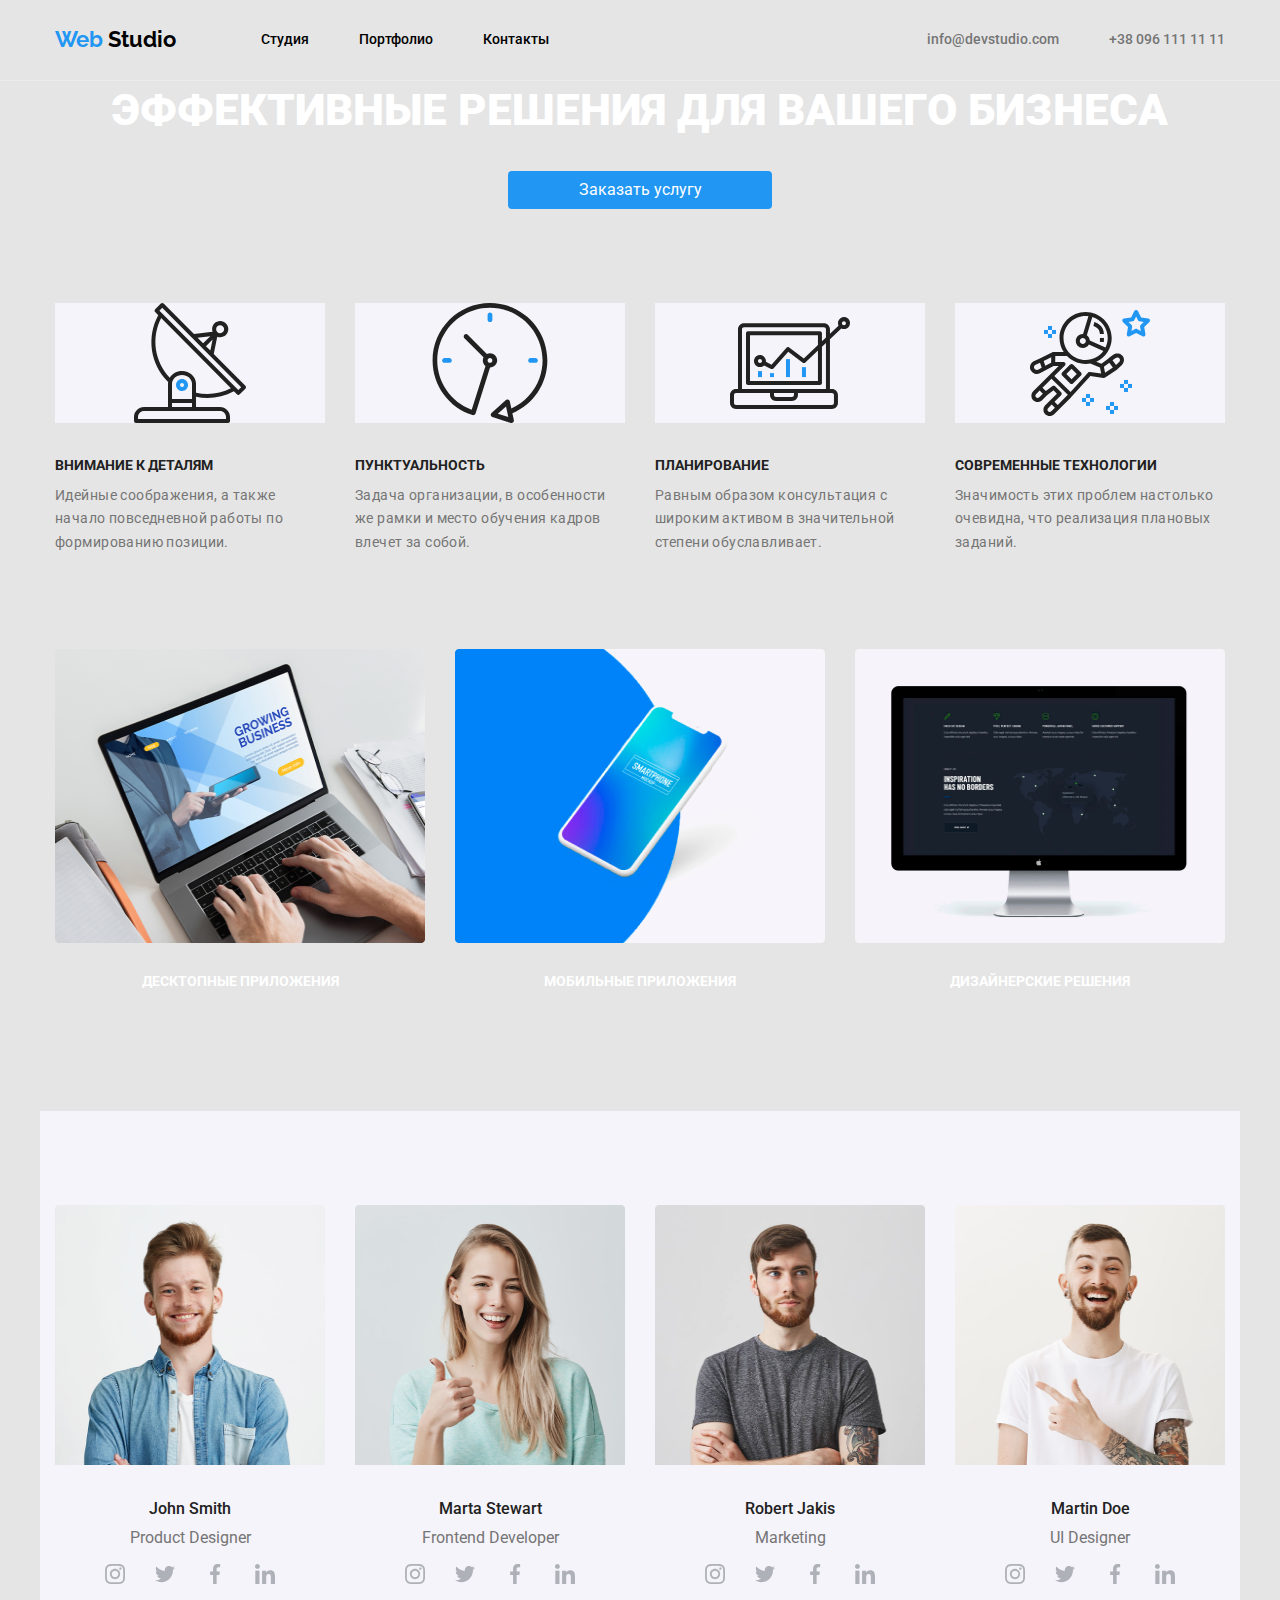
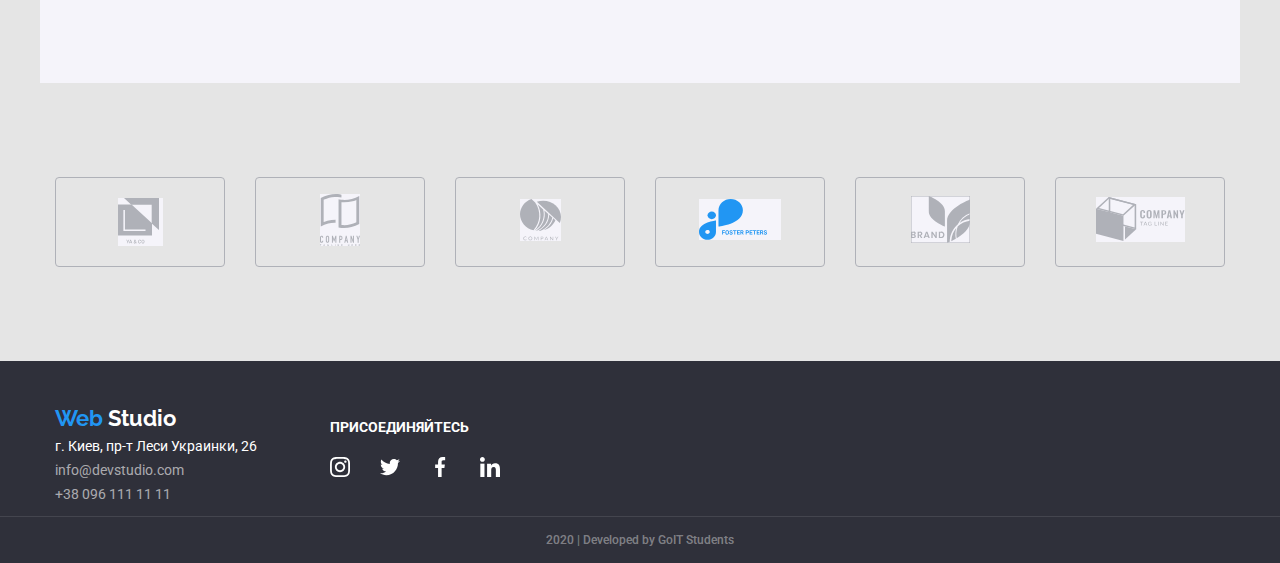
<file: index.html>
<!DOCTYPE html>
<html lang="ru">
  <head>
    <meta charset="UTF-8" />
    <meta name="viewport" content="width=device-width, initial-scale=1.0" />
    <title>Студия</title>
    <link
      href="https://fonts.googleapis.com/css2?family=Raleway:wght@700&family=Roboto:wght@400;500;700&display=swap"
      rel="stylesheet"
    />
    <link rel="stylesheet" href="https://cdnjs.cloudflare.com/ajax/libs/modern-normalize/0.6.0/modern-normalize.min.css">
    <link rel="stylesheet" href="./css/styles.css" />
  </head>
  <body>
    <!--шапка-->
    <header class="page-header">
      <div class="container main-nav">
        <nav class="site-nav">
          <a href="./index.html" class="logo header"
            ><span class="logo-head">Web</span> <span>Studio</span></a
          >
          <ul class="site-nav list">
            <li class="nav-item">
              <a href="" class="link current" class="Weblink">Студия</a>
            </li>
            <li class="nav-item">
              <a href="./portfolio.html" class="link">Портфолио</a>
            </li>
            <li class="nav-item"><a href="" class="link">Контакты</a></li>
          </ul>
        </nav>
        <div class="contact-nav list">
          <a href="mailto:info@devstudio.com" class="contacts"
            >info@devstudio.com</a
          >
          <a href="tel:380961111111" class="contacts">+38 096 111 11 11</a>
        </div>
      </div>
    </header>

    <!--блок герой-->
    <div>
      <section class="hero">
        <h1 class="hero-title">эффективные решения для вашего бизнеса</h1>
        <a href="" class="button-order">Заказать услугу</a>
      </section>
    </div>

    <!--переваги-->
    <section class="features container">
      <h2 class="feature-title">преимущества</h2>
      
      <ul class="features-list">
        <li class="features-block">
          <img class="title-picture" src="./images/icons/antena.svg" alt="антена" width="278" height="120" />
          <h3 class="features-title">Внимание к деталям</h3>
          <p class="features-text">
            Идейные соображения, а также начало повседневной работы по
            формированию позиции.
          </p>
        </li>
        <li class="features-block">
          <img class="title-picture" src="./images/icons/clock 1.svg" alt="годинник" width="278" height="120" />
          <h3 class="features-title">Пунктуальность</h3>
          <p class="features-text">
            Задача организации, в особенности же рамки и место обучения кадров
            влечет за собой.
          </p>
        </li>
        <li class="features-block">
          <img class="title-picture" src="./images/icons/diagram 1.svg" alt="діаграма" width="278" height="120" />
          <h3 class="features-title">Планирование</h3>
          <p class="features-text">
            Равным образом консультация с широким активом в значительной
            степени обуславливает.
          </p>
        </li>
        <li class="features-block">
          <img class="title-picture" src="./images/icons/astronaut 1.svg" alt="астронафт" width="278" height="120" />
          <h3 class="features-title">Современные технологии</h3>
          <p class="features-text">
            Значимость этих проблем настолько очевидна, что реализация
            плановых заданий.
          </p>
        </li>
      </ul>
    </section>

    <!--чим займається-->
    <section class="work container">
      <h2 class="section-title">Чем мы занимаемся</h2>
      
      <ul class="list">
        <li class="work-item">
          <img class="work-picture" src="./images/work/laptop.png" alt="фото комп'ютера" width="380" height="294" />
          <h3 class="work-title">Десктопные приложения</h3>
        </li>
        <li class="work-item">
          <img class="work-picture" src="./images/work/box.png" alt="телефон на фоні" width="380" height="294" />
          <h3 class="work-title">Мобильные приложения</h3>
        </li>
        <li class="work-item">
          <img class="work-picture" src="./images/work/monitor.png" alt="комп'ютер з країнами світу" width="380"
            height="294" />
          <h3 class="work-title">Дизайнерские решения</h3>
        </li>
      </ul>
    </section>

    <!--команда-->
    <section class="team-section container">
      <h2 class="section-title">Наша команда</h2>
      
      <ul class="team-list">
        <li class="person">
          <img class="team-picture" src="./images/photo/john.png" alt="фото Джон" width="278" height="260" />
          <h3 class="team-title">John Smith</h3>
          <p class="team-text">Product Designer</p>
          <ul class="social-list">
            <li class="social-item">
              <a href="" class="title-picture"><img class="team-icons" src="./images/sm/instagram 2.svg"
                 alt="інстаграм" /></a>
            </li>
            <li class="social-item">
              <a href="" class="title-picture"><img class="team-icons" src="./images/sm/twitter 1.svg" alt="твіттер" /></a>
            </li>
            <li class="social-item">
              <a href="" class="title-picture"><img class="team-icons" src="./images/sm/facebook 1.svg" alt="фейсбук" /></a>
            </li>
            <li class="social-item">
              <a href="" class="title-picture"><img class="team-icons" src="./images/sm/linkedin 1.svg" alt="лінкедін" /></a>
            </li>
          </ul>
        </li>
        <li class="person">
          <img class="team-picture" src="./images/photo/marta.png" alt="фото Марта" width="278" height="260" />
          <h3 class="team-title">Marta Stewart</h3>
          <p class="team-text">Frontend Developer</p>
          <ul class="social-list">
            <li class="social-item">
              <a href="" class="title-picture"><img class="team-icons" src="./images/sm/instagram 2.svg"
                  alt="інстаграм" /></a>
            </li>
            <li class="social-item">
              <a href="" class="title-picture"><img class="team-icons" src="./images/sm/twitter 1.svg" alt="твіттер" /></a>
            </li>
            <li class="social-item">
              <a href="" class="title-picture"><img class="team-icons" src="./images/sm/facebook 1.svg" alt="фейсбук" /></a>
            </li>
            <li class="social-item">
              <a href="" class="title-picture"><img class="team-icons" src="./images/sm/linkedin 1.svg" alt="лінкедін" /></a>
            </li>
          </ul>
        </li>
        <li class="person">
          <img class="team-picture" src="./images/photo/robert.png" alt="фото Роберт" width="278" height="260" />
          <h3 class="team-title">Robert Jakis</h3>
          <p class="team-text">Marketing</p>
          <ul class="social-list">
            <li class="social-item">
              <a href="" class="title-picture"><img class="team-icons" src="./images/sm/instagram 2.svg" alt="інстаграм" />
              </a>
            </li>
            <li class="social-item">
              <a href="" class="title-picture"><img class="team-icons" src="./images/sm/twitter 1.svg" alt="твіттер" /></a>
            </li>
            <li class="social-item">
              <a href="" class="title-picture"><img class="team-icons" src="./images/sm/facebook 1.svg" alt="фейсбук" /></a>
            </li>
            <li class="social-item">
              <a href="" class="title-picture"><img class="team-icons" src="./images/sm/linkedin 1.svg" alt="лінкедін" /></a>
            </li>
          </ul>
        </li>
        <li class="person">
          <img class="team-picture" src="./images/photo/martin.png" alt="фото Мартін" width="278" height="260" />
          <h3 class="team-title">Martin Doe</h3>
          <p class="team-text">UI Designer</p>
          <ul class="social-list">
            <li class="social-item">
              <a href="" class="title-picture"><img class="team-icons" src="./images/sm/instagram 2.svg"
                  alt="інстаграм" /></a>
            </li>
            <li class="social-item">
              <a href="" class="title-picture"><img class="team-icons" src="./images/sm/twitter 1.svg" alt="твіттер" /></a>
            </li>
            <li class="social-item">
              <a href="" class="title-picture"><img class="team-icons" src="./images/sm/facebook 1.svg" alt="фейсбук" /></a>
            </li>
            <li class="social-item">
              <a href="" class="title-picture"><img class="team-icons" src="./images/sm/linkedin 1.svg" alt="лінкедін" /></a>
            </li>
          </ul>
        </li>
      </ul>
    </section>

    <!--постійні-->
    <section class="customers-section container">
      <h2 class="section-title">Постоянные клиенты</h2>
      <ul class="customers-list">
        <li class="customers-logo">
          <img class="company-logo" src="./images/partners/logo 1.svg" alt="" /></a>
        </li>
        <li class="customers-logo">
          <a href=""><img class="company-logo" src="./images/partners/logo 2.svg" alt="" /></a>
        </li>
        <li class="customers-logo">
          <a href=""><img class="company-logo" src="./images/partners/logo 3.svg" alt="" /></a>
        </li>
        <li class="customers-logo">
          <a href=""><img class="company-logo" src="./images/partners/logo 4.svg" alt="" /></a>
        </li>
        <li class="customers-logo">
          <a href=""><img class="company-logo" src="./images/partners/logo 5.svg" alt="" /></a>
        </li>
        <li class="customers-logo">
          <a href=""><img class="company-logo" src="./images/partners/logo 6.svg" alt="" /></a>
        </li>
      </ul>
    </section>

    <!--підвал-->
    <footer class="footer">
      <div class="footer-wrapper container">
        <div class="contacts-footer">
          <a href="./index.html" class="logo footer"><span class="logo-web">Web</span>
            <span class="logo-studio">Studio</span></a>
          <address class="adress-list">
            г. Киев, пр-т Леси Украинки, 26 <br />
            <a href="mailto:info@devstudio.com" class="contacts-footer">info@devstudio.com</a><br />
            <a href="tel:380961111111" class="contacts-footer">+38 096 111 11 11</a>
          </address>
        </div>
    
        <div class="footer-social">
          <p class="adress-text">присоединяйтесь</p>
          <ul class="footer-link">
            <li class="footer-item">
              <a href="" class="footer-picture"><img class="footer-icons" src="./images/footer-icons/instagram 2.svg"
                  alt="інстаграм" /></a>
            </li>
            <li class="footer-item">
              <a href="" class="footer-picture"><img class="footer-icons" src="./images/footer-icons/twitter 1.svg"
                  alt="твіттер" /></a>
            </li>
            <li class="footer-item">
              <a href="" class="footer-picture"><img class="footer-icons" src="./images/footer-icons/facebook 1.svg"
                  alt="фейсбук" /></a>
            </li>
            <li class="footer-item">
              <a href="" class="footer-picture"><img class="footer-icons" src="./images/footer-icons/linkedin 1.svg"
                  alt="лінкедін" /></a>
            </li>
          </ul>
        </div>
      </div>
      <p class="copyright">2020 | Developed by GoIT Students</p>
    </footer>
  </body>
</html>
</file>
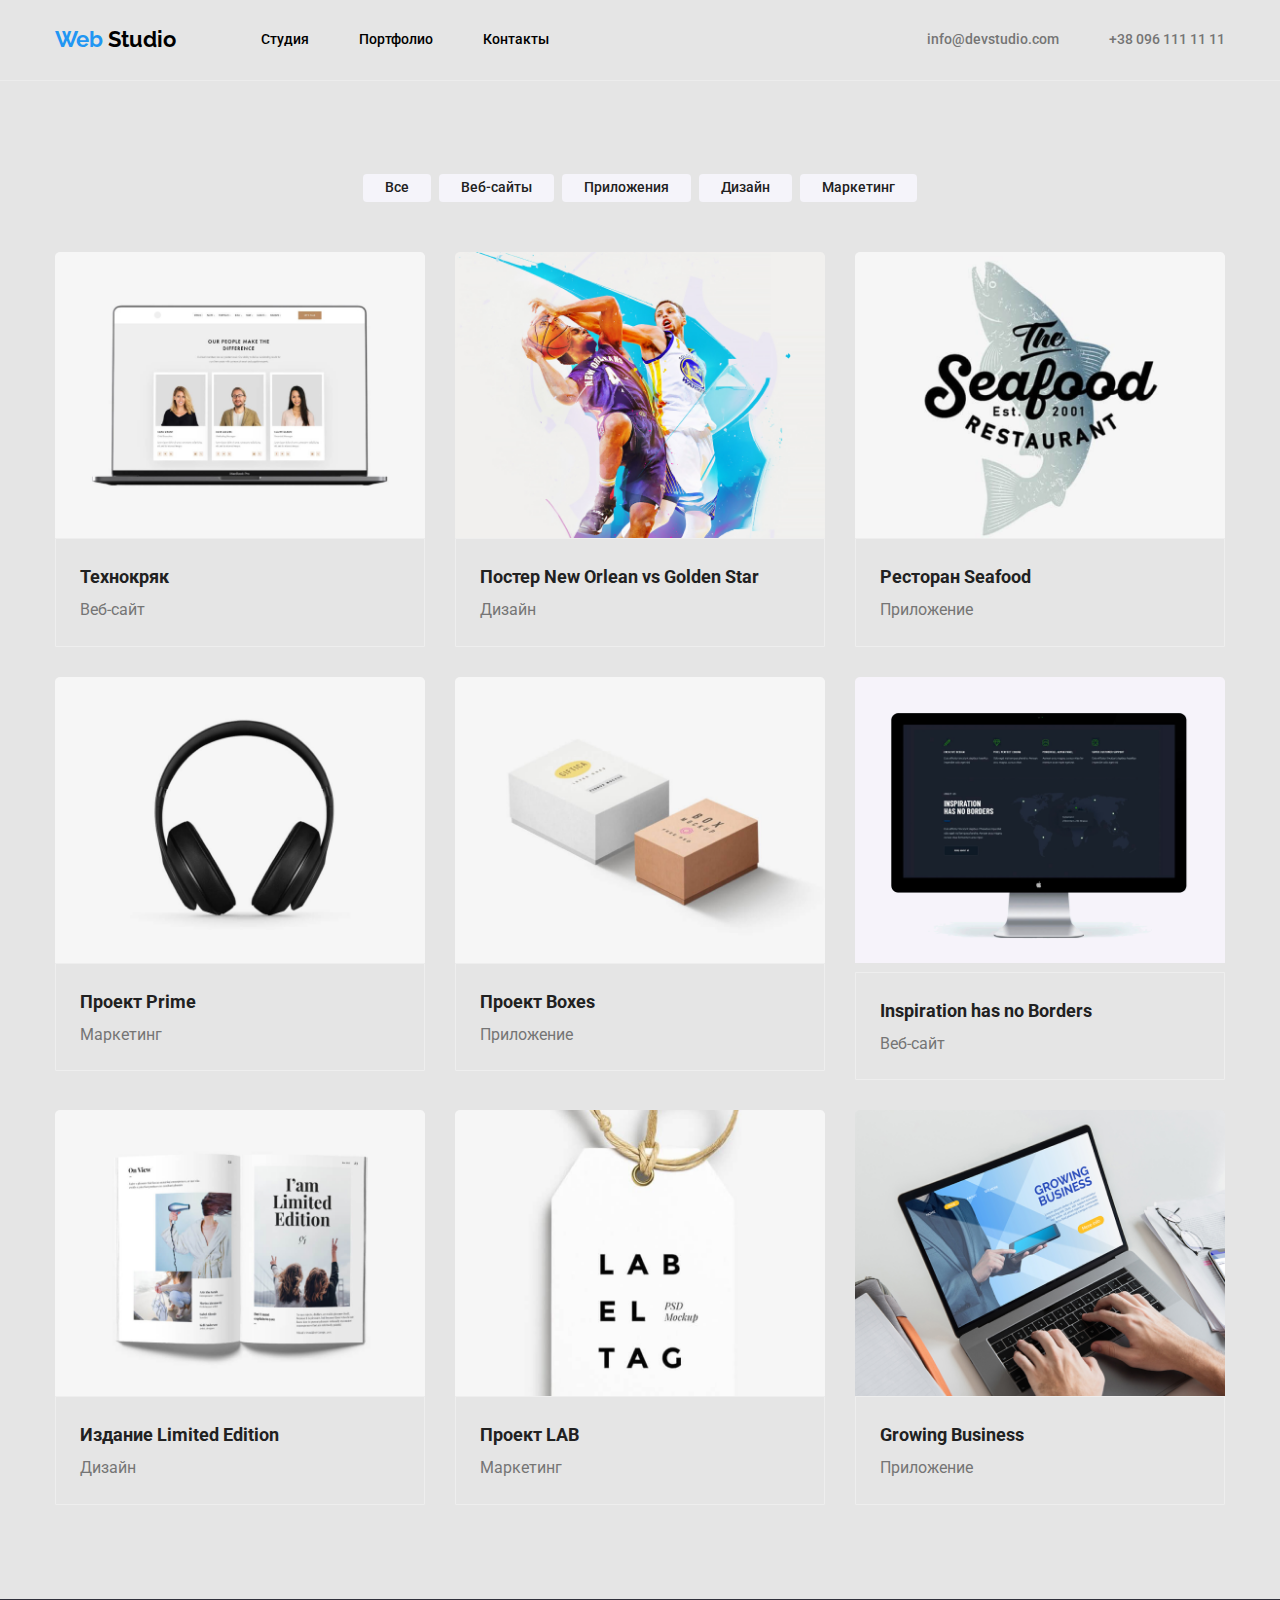
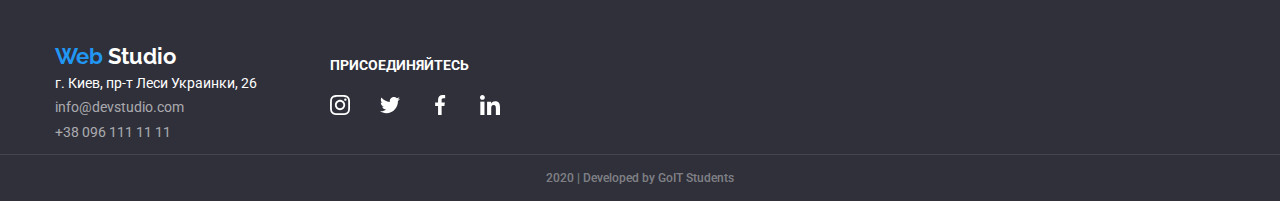
<file: portfolio.html>
<!DOCTYPE html>
<html lang="ru">
  <head>
    <meta charset="UTF-8" />
    <meta name="viewport" content="width=device-width, initial-scale=1.0" />
    <title>Портфолио</title>
    <link
      href="https://fonts.googleapis.com/css2?family=Raleway:wght@700&family=Roboto:wght@400;500;700&display=swap"
      rel="stylesheet"
    />
    <link
      rel="stylesheet"
      href="https://cdnjs.cloudflare.com/ajax/libs/modern-normalize/0.6.0/modern-normalize.min.css"
    />
    <link rel="stylesheet" href="./css/styles.css" />
  </head>
  <body>
    <!--шапка-->
    <header class="page-header">
      <div class="container main-nav">
        <nav class="site-nav">
          <a href="./index.html" class="logo header"
            ><span class="logo-head">Web</span> <span>Studio</span></a
          >
          <ul class="site-nav list">
            <li class="nav-item">
              <a href="./index.html" class="link">Студия</a>
            </li>
            <li class="nav-item">
              <a href="./portfolio.html" class="link current">Портфолио</a>
            </li>
            <li class="nav-item"><a href="" class="link">Контакты</a></li>
          </ul>
        </nav>
        <div class="contact-nav list">
          <a href="mailto:info@devstudio.com" class="contacts"
            >info@devstudio.com</a
          >
          <a href="tel:380961111111" class="contacts">+38 096 111 11 11</a>
        </div>
      </div>
    </header>
    <!--перелік послуг-->
    <section class="filter container">
      <h2 class="filter-title">перечень</h2>
      <ul class="filter-list">
        <li class="filter-item">
          <button type="button" class="filter-button">Все</button>
        </li>
        <li class="filter-item">
          <button type="button" class="filter-button">Веб-сайты</button>
        </li>
        <li class="filter-item">
          <button type="button" class="filter-button">Приложения</button>
        </li>
        <li class="filter-item">
          <button type="button" class="filter-button">Дизайн</button>
        </li>
        <li class="filter-item">
          <button type="button" class="filter-button">Маркетинг</button>
        </li>
      </ul>
    </section>

    <section class="projects container">
      <h2 class="section-title">Проекти</h2>
      <ul class="projects-list">
        <li class="project-element">
          <a href="" class="projects-link">
            <img
              class="card-image"
              src="./images/examples/tehno.png"
              width="370"
            />
            <div class="card-content">
              <h3 class="projects-title">Технокряк</h3>
              <!--<p class="projects-description">
            Технокряк это современная площадка распространения коронавируса.
            Компании используют эту платформу для цифрового шпионажа и атак на
            защищённые сервера конкурентов.
           </p>-->
              <p class="projects-text">Веб-сайт</p>
            </div>
          </a>
        </li>
        <li class="project-element">
          <img
            class="card-image"
            src="./images/examples/poster.png"
            width="370"
          />
          <div class="card-content">
            <h3 class="projects-title">Постер New Orlean vs Golden Star</h3>
            <!--<p class="projects-description">
            Технокряк это современная площадка распространения коронавируса.
            Компании используют эту платформу для цифрового шпионажа и атак на
            защищённые сервера конкурентов.
           </p>-->
            <p class="projects-text">Дизайн</p>
          </div>
        </li>
        <li class="project-element">
          <img
            class="card-image"
            src="./images/examples/seafood.png"
            width="370"
          />
          <div class="card-content">
            <h3 class="projects-title">Ресторан Seafood</h3>
            <!--<p class="projects-description">
            Технокряк это современная площадка распространения коронавируса.
            Компании используют эту платформу для цифрового шпионажа и атак на
            защищённые сервера конкурентов.
           </p>-->
            <p class="projects-text">Приложение</p>
          </div>
        </li>
        <li class="project-element">
          <img
            class="card-image"
            src="./images/examples/prime.png"
            width="370"
          />
          <div class="card-content">
            <h3 class="projects-title">Проект Prime</h3>
            <!--<p class="projects-description">
            Технокряк это современная площадка распространения коронавируса.
            Компании используют эту платформу для цифрового шпионажа и атак на
            защищённые сервера конкурентов.
           </p>-->
            <p class="projects-text">Маркетинг</p>
          </div>
        </li>
        <li class="project-element">
          <img
            class="card-image"
            src="./images/examples/boxes.png"
            width="370"
          />
          <div class="card-content">
            <h3 class="projects-title">Проект Boxes</h3>
            <!--<p class="projects-description">
            Технокряк это современная площадка распространения коронавируса.
            Компании используют эту платформу для цифрового шпионажа и атак на
            защищённые сервера конкурентов.
          </p>-->
            <p class="projects-text">Приложение</p>
          </div>
        </li>
        <li class="project-element">
          <img src="./images/examples/inspiration.png" width="370" />
          <div class="card-content">
            <h3 class="projects-title">Inspiration has no Borders</h3>
            <!--<p class="projects-description">
            Технокряк это современная площадка распространения коронавируса.
            Компании используют эту платформу для цифрового шпионажа и атак на
            защищённые сервера конкурентов.
           </p>-->
            <p class="projects-text">Веб-сайт</p>
          </div>
        </li>
        <li class="project-element">
          <img
            class="card-image"
            src="./images/examples/limitededition.png"
            width="370"
          />
          <div class="card-content">
            <h3 class="projects-title">Издание Limited Edition</h3>
            <!--<p class="projects-description">
            Технокряк это современная площадка распространения коронавируса.
            Компании используют эту платформу для цифрового шпионажа и атак на
            защищённые сервера конкурентов.
           </p>-->
            <p class="projects-text">Дизайн</p>
          </div>
        </li>
        <li class="project-element">
          <img class="card-image" src="./images/examples/LAB.png" width="370" />
          <div class="card-content">
            <h3 class="projects-title">Проект LAB</h3>
            <!--<p class="projects-description">
            Технокряк это современная площадка распространения коронавируса.
            Компании используют эту платформу для цифрового шпионажа и атак на
            защищённые сервера конкурентов.
           </p>-->
            <p class="projects-text">Маркетинг</p>
          </div>
        </li>
        <li class="project-element">
          <img
            class="card-image"
            src="./images/examples/growingbusiness.png"
            width="370"
          />
          <div class="card-content">
            <h3 class="projects-title">Growing Business</h3>
            <!--<p class="projects-description">
            Технокряк это современная площадка распространения коронавируса.
            Компании используют эту платформу для цифрового шпионажа и атак на
            защищённые сервера конкурентов.
           </p>-->
            <p class="projects-text">Приложение</p>
          </div>
        </li>
      </ul>
    </section>

    <!--футер-->
    <footer class="footer">
      <div class="footer-wrapper container">
        <div class="contacts-footer">
          <a href="./index.html" class="logo footer"
            ><span class="logo-web">Web</span>
            <span class="logo-studio">Studio</span></a
          >
          <address class="adress-list">
            г. Киев, пр-т Леси Украинки, 26 <br />
            <a href="mailto:info@devstudio.com" class="contacts-footer"
              >info@devstudio.com</a
            ><br />
            <a href="tel:380961111111" class="contacts-footer"
              >+38 096 111 11 11</a
            >
          </address>
        </div>

        <div class="footer-social">
          <p class="adress-text">присоединяйтесь</p>
          <ul class="footer-link">
            <li class="footer-item">
              <a href="" class="footer-picture"
                ><img
                  class="footer-icons"
                  src="./images/footer-icons/instagram 2.svg"
                  alt="інстаграм"
              /></a>
            </li>
            <li class="footer-item">
              <a href="" class="footer-picture"
                ><img
                  class="footer-icons"
                  src="./images/footer-icons/twitter 1.svg"
                  alt="твіттер"
              /></a>
            </li>
            <li class="footer-item">
              <a href="" class="footer-picture"
                ><img
                  class="footer-icons"
                  src="./images/footer-icons/facebook 1.svg"
                  alt="фейсбук"
              /></a>
            </li>
            <li class="footer-item">
              <a href="" class="footer-picture"
                ><img
                  class="footer-icons"
                  src="./images/footer-icons/linkedin 1.svg"
                  alt="лінкедін"
              /></a>
            </li>
          </ul>
        </div>
      </div>
      <p class="copyright">2020 | Developed by GoIT Students</p>
    </footer>
  </body>
</html>
</file>
<file: css/styles.css>
:root {
  --primary-text-color: #757575;
  --title-text-color: #212121;
  --accent-color: #2196f3;
  --footer-color: #ffffff;
}

.html {
  box-sizing: border-box;
}

*,
*::after,
*::before {
  box-sizing: inherit;
}

/*body styles*/

body {
  background-color: #e5e5e5;
  color: var(--primary-text-color);
  font-family: Roboto, sans-serif;
  margin: 0;
}

.img {
  display: block;
  max-width: 100%;
  height: auto;
}

.page-header {
  border-bottom: 1px solid #ececec;
  margin: 0;
}

.main-nav {
  display: flex;
  align-items: center;
  justify-content: space-between;
}

/*container*/
.container {
  margin: 0 auto;
  width: 1170px;
  padding-left: 15px;
  padding-right: 15px;
}

/*logo styles*/

.logo {
  color: #000000;
  font-family: Raleway, sans-serif;
  font-style: normal;
  font-weight: 700;
  font-size: 26px;
  line-height: 1.19;
}

.logo,
header {
  font-size: 26px;
  line-height: 1.19;
  margin-right: 85px;
}

.logo-head {
  color: var(--accent-color);
}

.logo:hover {
  color: var(--accent-color);
}

.list {
  list-style: none;
  margin-top: 0px;
  margin-bottom: 0px;
}

/*site nav*/

.site-nav {
  display: flex;
  align-items: center;
}

.site-nav .nav-item {
  margin-right: 50px;
}

.site-nav .nav-item:last-child {
  margin-right: 0px;
}

.site-nav .link {
  display: block;
  color: #000000;
  font-weight: 500;
  font-size: 14px;
  line-height: 1.14;
}

.link {
  padding-top: 32px;
  padding-bottom: 32px;
}

.site-nav .link:hover,
.site-nav .link:focus {
  color: var(--accent-color);
}

/*contacts*/

.contact-nav {
  display: flex;
  margin-left: auto;
}

.contacts {
  margin-right: 50px;
}

.contact-nav .list {
  color: var(--primary-text-color);
  font-weight: 500;
  font-size: 14px;
  line-height: 1.14;
}

.link .weblink {
  display: block;
}

.contact-nav list:hover,
.contact-nav list:focus {
  color: var(--accent-color);
}

a {
  text-decoration: none;
}

.contacts {
  margin-right: 50px;
  color: var(--primary-text-color);
  font-weight: 500;
  font-size: 14px;
  line-height: 1.14;
}

.contacts:last-child {
  margin: 0;
}

.contacts:focus,
.contacts:hover {
  color: var(--accent-color);
}

/*hero*/

.hero {
  text-align: center;
}

.hero-title {
  margin-top: 0;
  margin-bottom: 30px;
  color: var(--footer-color);
  font-weight: 900;
  font-size: 44px;
  line-height: 1.36;
  text-align: center;
  text-transform: uppercase;
}

.button-order {
  display: inline-block;
  border-radius: 4px;
  border: transparent;
  padding: 10px 32px;
  width: 200px;
  text-align: center;
  background: var(--accent-color);
  color: var(--footer-color);
}

/*section*/

.section-title {
  color: var(--title-text-color);
  font-weight: 700;
  font-size: 36px;
  line-height: 1.16;
  text-align: center;
}

/*feature list*/

.features {
  padding-top: 94px;
  padding-bottom: 94px;
}

.feature-title {
  display: none;
}

.features-list {
  display: flex;
  align-items: center;
  padding-left: 0px;
  margin-top: 0;
  margin-bottom: 0;
}

.features-list {
  list-style: none;
}

.features-block {
  display: block;
  margin-right: 30px;
}

.features-block:last-child {
  margin: 0;
}

.features-title {
  margin: 0px;
  margin-bottom: 10px;
  color: var(--title-text-color);
  font-weight: 700;
  font-size: 14px;
  line-height: 1.14;
  text-transform: uppercase;
}

.features-text {
  margin-top: 0;
  margin-bottom: 0;
  width: 270px;
  font: inherit;
  font-weight: 400;
  font-size: 14px;
  line-height: 1.7;
  letter-spacing: 0.03em;
}

.title-picture {
  width: 270px;
  margin-bottom: 30px;
  background-color: #f5f4fa;
  color: var(--title-text-color);
}

.title-picture:hover,
.title-picture:focus {
  background-color: var(--accent-color);
  color: var(--footer-color);
}

/*work*/

.work {
  padding-bottom: 94px;
}

.section-title {
  margin-top: 0px;
  margin-bottom: 50px;
}

.list {
  display: flex;
  align-items: center;
  padding-left: 0;
  padding-right: 0;
}

.work-item {
  margin-right: 30px;
}

.work-item:last-child {
  margin-right: 0;
}

.work-picture {
  width: 370px;
}

.work-title {
  margin-top: 27px;
  margin-bottom: 27px;
  text-transform: uppercase;
  color: var(--footer-color);
  font-weight: 700;
  font-size: 14px;
  line-height: 1.14;
  text-align: center;
}

/*team*/

.team-section {
  background: #f5f4fa;
  padding-top: 94px;
  padding-bottom: 94px;
}

.person {
  width: 270px;
  margin-right: 30px;
  /*box-shadow: 0px 2px 1px rgba(0, 0, 0, 0.2), 0px 1px 1px rgba(0, 0, 0, 0.14),
    0px 1px 3px rgba(0, 0, 0, 0.12);
  border-radius: 0px 0px 4px 4px;*/
}

.person:last-child {
  margin-right: 0;
}

.section-title {
  margin-top: 0px;
  margin-bottom: 0px;
}

.team-picture {
  width: 270px;
  margin-bottom: 30px;
}

.team-list {
  display: flex;
  align-items: center;
  padding-left: 0;
}

.team-list,
.team-title {
  margin-top: 0px;
  margin-bottom: 0px;
  color: var(--title-text-color);
  font-weight: 500;
  font-size: 16px;
  line-height: 1.18;
  text-align: center;
}

.team-title {
  justify-content: center;
  margin-bottom: 10px;
}

.team-list,
.team-text {
  margin-top: 0px;
  margin-bottom: 0px;
  list-style: none;
  color: var(--primary-text-color);
  font-size: 16px;
  line-height: 1.18;
}

.team-text {
  font-weight: normal;
  margin-bottom: 16px;
}

.social-list {
  list-style: none;
  display: flex;
  justify-content: center;
  padding-left: 0;
}

.social-item {
  margin-right: 30px;
}

.social-item:last-child {
  margin-right: 0;
}

.media-title:hover,
.media-title:focus {
  color: var(--accent-color);
}

/*постійні*/

.customers-section {
  padding-top: 94px;
  padding-bottom: 94px;
}

.section-title {
  margin-bottom: 50px;
}

.customers-list {
  display: flex;
  flex-wrap: wrap;
  margin: 0;
  padding: 0;
  justify-content: center;
  align-items: center;
}

.customers-logo {
  display: flex;
  flex-wrap: wrap;
  align-items: center;
  justify-content: space-around;
  margin-right: 30px;
}

.customers-logo:first-child {
  margin-left: 0;
}

.customers-logo:last-child {
  margin-right: 0;
}

.customers-logo {
  width: 170px;
  height: 90px;
  background-color: #e5e5e5;
  border: 1px solid #afb1b8;
  box-sizing: border-box;
  border-radius: 4px;
}

.customers-list {
  list-style: none;
}

.company-logo {
  width: 44, 27px;
  height: 49, 23px;
  background-color: #f5f4fa;
  color: var(--title-text-color);
}

.company-logo:hover,
.company-logo:focus {
  background-color: var(--accent-color);
  color: var(--footer-color);
}

/*portfolio filter*/

.filter {
  margin-top: 93px;
  margin-bottom: 0px;
}

.filter-title {
  display: none;
}

.filter-list {
  display: flex;
  flex-wrap: wrap;
  align-items: center;
  justify-content: center;
  margin-top: 0px;
  margin-bottom: 0px;
  padding-left: 0;
  list-style: none;
  font-family: inherit;
}

.filter-item {
  margin-right: 8px;
}

.filter-item:last-child {
  margin-right: 0;
}

.button {
  text-transform: none;
}

.filter-button {
  display: inline-block;
  background-color: #f5f4fa;
  color: var(--title-text-color);
  padding: 6px 22px;
  border-radius: 4px;
  border-style: none;

  font-family: inherit;
  font-style: normal;
  color: var(--title-text-color);
  font-weight: 500;
  font-size: 14px;
  line-height: 1.14;
}

.social-networks:hover,
.social-networks:focus {
  color: var(--accent-color);
}

.filter-button:hover,
.filter-button:focus {
  background-color: var(--accent-color);
  color: var(--footer-color);
}

.accent:hover,
.accent:focus {
  color: var(--accent-color);
}

/*portfolio-projects*/

.projects {
  margin-top: 50px;
  padding-bottom: 94px;
}

.section-title {
  color: var(--title-text-color);
  font-weight: 700;
  font-size: 36px;
  line-height: 1.16;
  display: none;
}

.projects-list {
  list-style: none;
  padding: 0;
}

.projects-list {
  display: flex;
  flex-wrap: wrap;
}

.project-element {
  overflow: hidden;
  box-sizing: border-box;
  margin-bottom: 30px;
  width: 370px;
  margin-right: 30px;
}

.project-element:nth-child(3n) {
  margin-right: 0;
}

.project-element:nth-last-child(-n + 3) {
  margin-bottom: 0;
}

.projects-link {
  text-decoration: none;
  display: block;
}

.card-content {
  box-sizing: border-box;
  padding-left: 24px;
  padding-right: 24px;
  padding-top: 20px;
  padding-bottom: 20px;
  border: 1px solid #eeeeee;
  border-bottom-left-radius: 1px;
  border-bottom-right-radius: 1px;
}

.card-image {
  display: block;
}

.projects-list,
.projects-title {
  margin-top: 0px;
  color: var(--title-text-color);
  font-weight: 700;
  font-size: 18px;
  line-height: 2;
}

.projects-title,
.card-content {
  margin: 0;
}

.projects-list,
.projects-text {
  margin-top: 0px;
  margin-bottom: 0px;
  color: var(--primary-text-color);
  font-weight: 400;
  font-size: 16px;
  line-height: 1.9;
}

.projects-list,
.projects-description {
  margin-top: 0px;
  margin-bottom: 0px;
  font-weight: 400;
  color: var(--footer-color);
  font-size: 18px;
  line-height: 1.6;
}

/*footer*/

.footer {
  padding-top: 45px;
  background-color: #2f303a;
  color: var(--footer-color);
  font-style: normal;
}

.footer-wrapper {
  display: flex;
}

/*footer logo*/

.logo,
footer {
  font-weight: 700;
  font-size: 22px;
  line-height: 1.18;
  padding-top: 0;
}

.logo-studio {
  color: var(--footer-color);
}

.logo-web {
  color: var(--accent-color);
}

/*footer address*/

.address {
  font-style: normal;
}

.adress-list {
  font-weight: 400;
  font-size: 14px;
  line-height: 24px;
  font-style: normal;
  color: var(--footer-color);
}

/*footer contacts and address*/

.contacts-footer {
  padding-bottom: 9px;
  color: rgba(255, 255, 255, 0.6);
  font-weight: normal;
  font-size: 14px;
  line-height: 1.7;
}

.contacts-footer:hover,
.contacts-footer:focus {
  color: var(--accent-color);
}

.adress-text {
  font-weight: 700;
  font-size: 14px;
  line-height: 1.14;
  text-transform: uppercase;

  margin-left: 0;
  margin-right: 0;
  margin-bottom: 21px;
}

.footer-picture:hover,
.footer-picture:focus {
  background-color: var(--accent-color);
}

.footer-social {
  display: block;
  text-align: left;
  margin-left: 69px;
}

.footer-link {
  display: flex;
  list-style: none;
  padding: 0;
  margin-top: 20px;
  margin-bottom: 0;
  justify-content: center;
}

.footer-item {
  margin-right: 30px;
}

.footer-item:last-child {
  margin-right: 0;
}

.copyright {
  margin: 0;
  border-top: 1px solid rgba(255, 255, 255, 0.1);
  padding: 20px 0;
  text-align: center;

  font-family: inherit;
  font-weight: 500;
  font-size: 12px;
  line-height: 0.5;
  color: rgba(255, 255, 255, 0.4);
}
</file>
